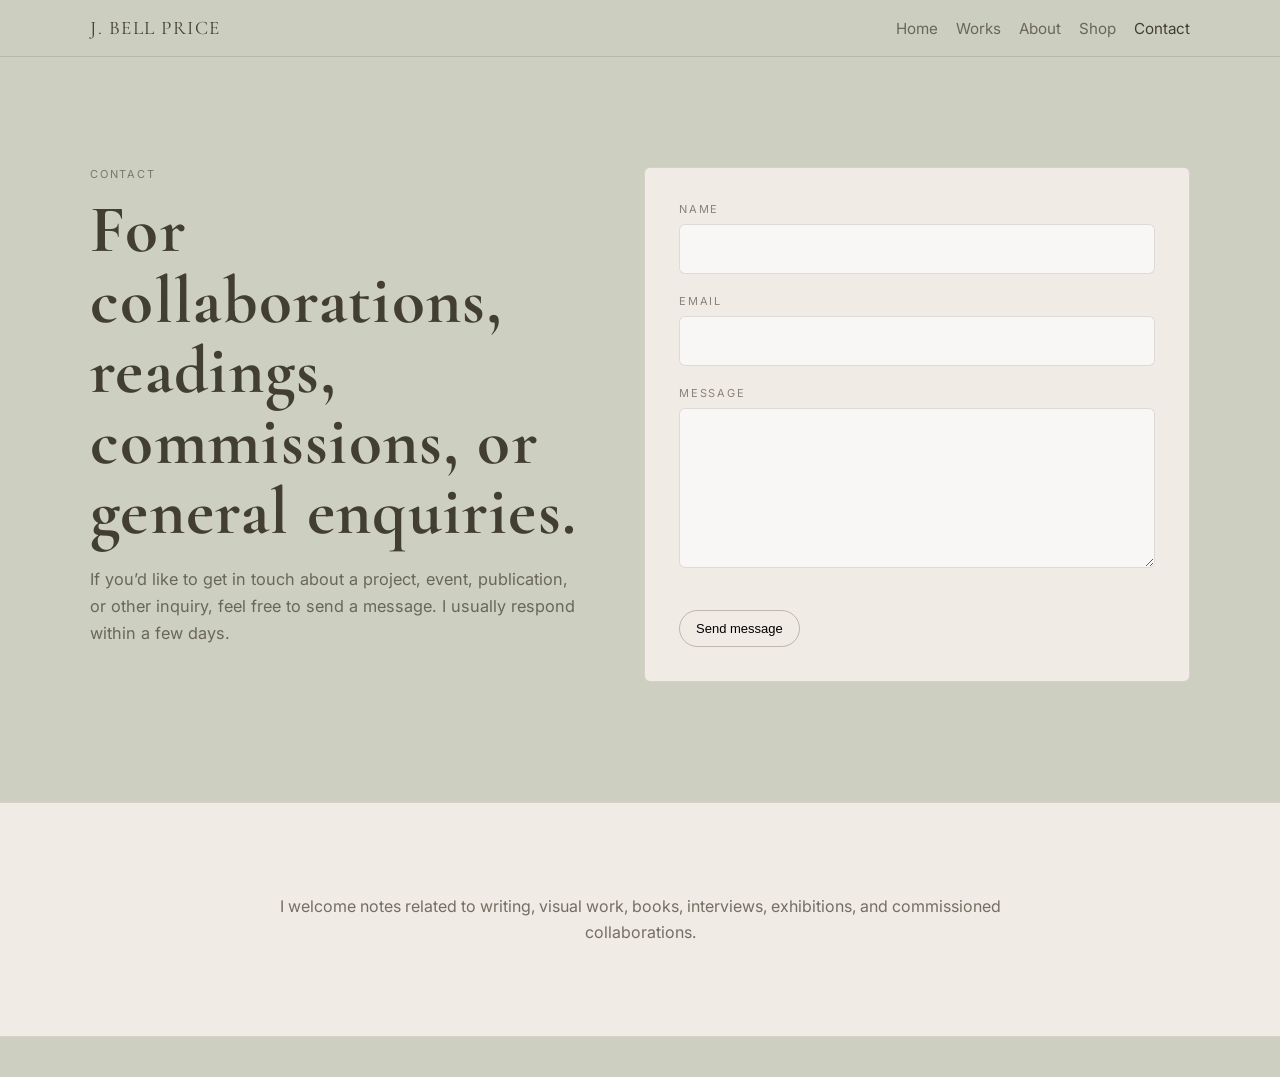
<file: contact.html>
<!DOCTYPE html>
<html lang="en">
<head>
  <link rel="icon" type="image/png" href="images/favicon.png">
  <meta charset="UTF-8" />
  <meta name="viewport" content="width=device-width, initial-scale=1.0" />
  <title>Contact | J. Bell Price</title>

  <!-- Match homepage / about typography -->
  <link href="https://fonts.googleapis.com/css2?family=Cormorant+Garamond:wght@400;600&family=Inter:wght@300;400;500&display=swap" rel="stylesheet">

  <!-- Shared site stylesheet -->
  <link rel="stylesheet" href="css/styles.css" />
</head>
<body>

  <!-- Consistent site navigation -->
  <nav class="nav">
    <div class="container nav-inner">
      <div class="logo">J. BELL PRICE</div>
      <div class="nav-links">
        <a href="index.html">Home</a>
        <a href="works.html">Works</a>
        <a href="about.html">About</a>
        <a href="shop.html">Shop</a>
        <a href="contact.html" class="active">Contact</a>
      </div>
    </div>
  </nav>

  <!-- Contact hero / intro -->
  <section class="hero">
    <div class="container contact-grid">
      <div class="hero-copy contact-intro">
        <div class="kicker">Contact</div>
        <h1>For collaborations, readings, commissions, or general enquiries.</h1>
        <p>
          If you’d like to get in touch about a project, event, publication, or other inquiry,
          feel free to send a message. I usually respond within a few days.
        </p>
      </div>

      <!-- Contact form uses the same card language as the homepage and about page -->
      <div class="card contact-form-card">
        <form action="mailto:joanjbellauthor@gmail.com" method="post" enctype="text/plain" class="contact-form">
          <label for="name">Name</label>
          <input type="text" id="name" name="name" required />

          <label for="email">Email</label>
          <input type="email" id="email" name="email" required />

          <label for="message">Message</label>
          <textarea id="message" name="message" required></textarea>

          <button class="button contact-submit" type="submit">Send message</button>
        </form>
      </div>
    </div>
  </section>

  <!-- Closing note keeps the page from feeling abrupt -->
  <section class="section alt">
    <div class="container narrow-copy about-endnote">
      <p>
        I welcome notes related to writing, visual work, books, interviews, exhibitions, and commissioned collaborations.
      </p>
    </div>
  </section>

</body>
</html>
</file>
<file: css/styles.css>
/* ========================================
   J. BELL PRICE — SHARED SITE STYLES
   ----------------------------------------
   This file is intended to power the homepage,
   about, contact, and shop pages with a single
   visual system.
======================================== */

/* ========================================
   1) DESIGN TOKENS
   Centralized colors, shadows, and spacing.
   Update these first if you want to evolve the
   overall feel of the site.
======================================== */
:root {
  --bg: #cdcfc0;
  --surface: #f1ebe5;
  --text: #423f32;
  --muted: rgba(66, 63, 50, 0.72);
  --line: rgba(66, 63, 50, 0.15);
  --line-strong: rgba(66, 63, 50, 0.3);
  --shadow: rgba(0, 0, 0, 0.08);
  --radius: 6px;
  --radius-button: 999px;
  --ink: var(--text);
  --font-display: 'Cormorant Garamond', serif;
  --font-body: 'Inter', system-ui, -apple-system, sans-serif;
}

/* ========================================
   2) BASE / RESET
   Shared reset and typography foundation.
======================================== */
* {
  box-sizing: border-box;
  margin: 0;
  padding: 0;
}

html {
  scroll-behavior: smooth;
}

body {
  margin: 0;
  background: var(--bg);
  color: var(--text);
  font-family: 'Inter', system-ui, -apple-system, sans-serif;
}

h1,
h2,
h3 {
  font-family: 'Cormorant Garamond', serif;
  letter-spacing: 0.02em;
  margin: 0;
}

p {
  line-height: 1.65;
  color: var(--muted);
}

a {
  color: inherit;
  text-decoration: none;
}

img {
  max-width: 100%;
}

/* ========================================
   3) SHARED LAYOUT HELPERS
   Reused across all pages.
======================================== */
.container {
  width: min(1100px, 92%);
  margin: 0 auto;
}

.section {
  padding: 90px 0;
}

.section.alt {
  background: var(--surface);
  margin: 40px 0;
  border-top: 1px solid var(--line);
  border-bottom: 1px solid var(--line);
}

.hero {
  padding: 110px 0 80px;
}

.narrow-copy {
  max-width: 760px;
}

.section-header {
  margin-bottom: 28px;
}

.section-header h2 {
  font-size: 2rem;
  margin-bottom: 10px;
}

.section-intro {
  max-width: 560px;
}

/* ========================================
   4) SHARED TYPE DETAILS
   Small recurring typographic treatments.
======================================== */
.kicker,
.tag,
.work-meta {
  text-transform: uppercase;
  letter-spacing: 0.16em;
  font-size: 11px;
  color: rgba(66, 63, 50, 0.6);
}

/* ========================================
   5) NAVIGATION
   Shared across every page.
======================================== */
.nav {
  position: sticky;
  top: 0;
  z-index: 100;
  background: rgba(205, 207, 192, 0.9);
  backdrop-filter: blur(10px);
  border-bottom: 1px solid var(--line);
}

.nav-inner {
  display: flex;
  justify-content: space-between;
  align-items: center;
  gap: 24px;
  padding: 16px 0;
}

.logo {
  font-family: 'Cormorant Garamond', serif;
  font-size: 1.2rem;
  letter-spacing: 0.08em;
  white-space: nowrap;
}

.nav-links {
  display: flex;
  gap: 18px;
  flex-wrap: wrap;
}

.nav-links a {
  color: rgba(66, 63, 50, 0.72);
  font-size: 0.95rem;
  transition: opacity 0.2s ease, color 0.2s ease;
}

.nav-links a:hover,
.nav-links a.active {
  color: var(--text);
  opacity: 1;
}

/* ========================================
   6) SHARED BUTTONS + CARDS
   Used throughout the site so pages feel related.
======================================== */
.button {
  display: inline-block;
  margin-top: 18px;
  padding: 10px 16px;
  border: 1px solid var(--line-strong);
  border-radius: var(--radius-button);
  font-size: 13px;
  transition: background 0.2s ease, transform 0.2s ease;
}

.button:hover {
  background: rgba(255, 255, 255, 0.35);
  transform: translateY(-1px);
}

.card {
  background: var(--surface);
  border: 1px solid var(--line);
  padding: 26px;
  border-radius: var(--radius);
  transition: transform 0.25s ease, box-shadow 0.25s ease;
}

.card:hover {
  transform: translateY(-6px);
  box-shadow: 0 20px 40px var(--shadow);
}

.no-hover-card:hover {
  transform: none;
  box-shadow: none;
}

.image-card {
  padding: 0;
  overflow: hidden;
  border-radius: var(--radius);
}

.image-card img {
  width: 100%;
  height: 100%;
  object-fit: cover;
  display: block;
}

.error {
  color: #8b2f2f;
  text-align: center;
  margin-top: 28px;
}

/* ========================================
   7) HOMEPAGE — HERO + THEMES + WORKS
======================================== */
.hero-grid {
  display: grid;
  grid-template-columns: 1.3fr 0.7fr;
  gap: 60px;
  align-items: center;
}

.hero-copy .kicker {
  margin-bottom: 14px;
}

.hero h1 {
  font-size: clamp(2.5rem, 6vw, 4.2rem);
  line-height: 1.05;
  max-width: 760px;
}

.hero-copy p {
  margin-top: 18px;
  max-width: 560px;
  font-size: 1.02rem;
}

.themes-grid {
  display: grid;
  grid-template-columns: repeat(auto-fit, minmax(210px, 1fr));
  gap: 18px;
}

.theme-card {
  display: block;
  background: none;
  /*background: rgba(255, 255, 255, 0.18);*/
  /*border: 1px solid var(--line);*/
  border-radius: var(--radius);
  padding: 22px;
  transition: transform 0.25s ease, box-shadow 0.25s ease, background 0.25s ease;
}

.theme-card:hover {
  transform: translateY(-4px);
  box-shadow: 0 16px 32px var(--shadow);
  background: none;
  /*background: rgba(255, 255, 255, 0.28);*/
}

.theme-card h3 {
  position: relative;
  display: inline-block;
  margin-bottom: 4px;
}

.theme-card h3::after {
  content: "";
  position: absolute;
  left: 0;
  bottom: -2px;

  width: 100%;
  height: 1px;

  background: currentColor;

  transform: scaleX(0);
  transform-origin: left;

  opacity: 0.45;

  transition: transform 0.25s ease;
}

.theme-card:hover h3::after {
  transform: scaleX(1);
}

.works-feed {
  display: grid;
  gap: 34px;
  margin-top: 50px;
  margin-bottom: 40px;
}

.work {
  display: grid;
  grid-template-columns: minmax(0, 1.1fr) minmax(260px, 0.9fr);
  gap: 24px;
  align-items: center;
  padding: 18px 0;
  border-bottom: 1px solid var(--line);
}

.work.align-right {
  grid-template-columns: minmax(260px, 0.9fr) minmax(0, 1.1fr);
}

.work.align-right .work-art {
  order: 2;
}

.work.align-right .work-text {
  order: 1;
  text-align: right;
  justify-self: end;
}

.work-art {
  position: relative;
  width: 100%;
  overflow: hidden;
  border-radius: var(--radius);
  background: var(--surface);
  border: 1px solid var(--line);
  min-height: 220px;
}

.work-art img {
  width: 100%;
  height: 100%;
  object-fit: cover;
  display: block;
  transition: transform 0.4s ease;
}

.work:hover .work-art img {
  transform: scale(1.05);
}

.work.is-large .work-art {
  min-height: 360px;
}

.work.is-medium .work-art {
  min-height: 280px;
}

.work.is-small .work-art {
  min-height: 220px;
}

.work.is-text {
  grid-template-columns: 1fr;
}

.work-text {
  max-width: 420px;
}

.work-text h3 {
  position: relative;
  font-size: clamp(1.6rem, 3vw, 2.1rem);
  margin: 8px 0 12px;
  display: inline-block;
  transition: transform 0.25s ease;
}

.work-text h3::after {
  content: "";
  position: absolute;
  left: 0;
  bottom: -4px;
  width: 100%;
  height: 1px;
  background: var(--text);
  transform: scaleX(0);
  transform-origin: left;
  transition: transform 0.25s ease;
}

.work:hover .work-text h3 {
  transform: scale(1.02);
}

.work:hover .work-text h3::after {
  transform: scaleX(1);
}

/* ========================================
   8) HOMEPAGE — BOOKSHELF
======================================== */
.books-shelf-wrap {
  overflow-x: auto;
  overflow-y: visible;
  padding-top: 220px;
  margin-top: -196px;
}

#books-grid {
  display: flex;
  align-items: flex-end;
  gap: 0;
  margin-top: 24px;
  overflow: visible;
  padding-bottom: 16px;
  min-width: max-content;
  position: relative;
}

#books-grid::after {
  content: "";
  position: absolute;
  left: 0;
  right: 0;
  bottom: 0;
  height: 8px;
  background: rgba(66, 63, 50, 0.25);
  border-radius: 3px;
}

.card-link {
  position: relative;
  display: flex;
  align-items: flex-end;
  justify-content: center;
  margin-right: 2px;
  transform: rotate(var(--tilt, 0deg));
  transform-origin: bottom center;
  transition: transform 0.25s ease;
}

.book-card {
  position: relative;
  background: none;
  border: none;
  padding: 0;
  display: flex;
  align-items: flex-end;
  justify-content: center;
}

.book-preview {
  display: none;
}

.card-link:hover {
  transform: translateY(-6px) rotate(var(--tilt, 0deg));
}

.book-spine {
  width: auto;
  height: 160px;
  object-fit: contain;
  display: block;
  transition: transform 0.2s ease;
}

.card-link.is-large .book-spine {
  height: 190px;
}

.card-link.is-wide .book-spine {
  height: 175px;
}

.card-link.is-tall .book-spine {
  height: 210px;
}

.card-link:hover .book-spine {
  transform: translateY(-4px);
}

.floating-book-preview {
  position: fixed;
  z-index: 1000;
  width: 180px;
  padding: 10px;
  border-radius: var(--radius);
  border: 1px solid var(--line);
  background: var(--surface);
  box-shadow: 0 20px 40px var(--shadow);
  pointer-events: none;
  opacity: 0;
  transform: translateY(10px) scale(0.98);
  transition: opacity 0.18s ease, transform 0.18s ease;
}

.floating-book-preview.is-visible {
  opacity: 1;
  transform: translateY(0) scale(1);
}

.book-full {
  width: 100%;
  height: auto;
  display: block;
  border-radius: var(--radius);
}

.books-empty {
  margin-top: 24px;
  border: 1px dashed rgba(66, 63, 50, 0.25);
  border-radius: var(--radius);
  padding: 34px;
  text-align: center;
  color: var(--muted);
  background: rgba(255, 255, 255, 0.16);
}

/* ========================================
   9) ABOUT PAGE
   These classes give the About page a specific
   structure while still using shared cards,
   typography, and spacing.
======================================== */
.about-hero-grid {
  display: grid;
  grid-template-columns: 1.15fr 0.85fr;
  gap: 60px;
  align-items: center;
}

.about-portrait {
  min-height: 420px;
}

.about-focus-grid {
  display: grid;
  grid-template-columns: repeat(3, minmax(0, 1fr));
  gap: 28px;
}

.about-quote-card {
  padding: 80px;
  text-align: center;
}

.about-quote {
  font-size: clamp(1.5rem, 2.5vw, 2rem);
  line-height: 1.8;
  max-width: 720px;
  margin: 0 auto;
  font-family: 'Cormorant Garamond', serif;
  color: var(--text);
}

.about-endnote {
  text-align: center;
}

/* ========================================
   10) CONTACT PAGE
   Contact layout and form styles are isolated
   here so they stay reusable but organized.
======================================== */
.contact-grid {
  display: grid;
  grid-template-columns: 0.95fr 1.05fr;
  gap: 60px;
  align-items: start;
}

.contact-intro p {
  max-width: 560px;
}

.contact-details {
  margin-top: 28px;
}

.contact-form-card {
  padding: 34px;
}

.contact-form {
  width: 100%;
}

.contact-form label {
  display: block;
  margin-bottom: 8px;
  font-size: 11px;
  letter-spacing: 0.16em;
  text-transform: uppercase;
  color: rgba(66, 63, 50, 0.6);
}

.contact-form input,
.contact-form textarea {
  width: 100%;
  margin-bottom: 20px;
  padding: 14px 16px;
  border-radius: var(--radius);
  border: 1px solid var(--line);
  background: rgba(255, 255, 255, 0.6);
  color: var(--text);
  font: inherit;
  transition: border-color 0.2s ease, background 0.2s ease;
}

.contact-form input:focus,
.contact-form textarea:focus {
  outline: none;
  border-color: rgba(66, 63, 50, 0.3);
  background: rgba(255, 255, 255, 0.9);
}

.contact-form textarea {
  min-height: 160px;
  resize: vertical;
}

.contact-submit {
  cursor: pointer;
  background: transparent;
}

/* ========================================
   11) SHOP PAGE
   Product grid + product card rules.
======================================== */
.shop-hero {
  padding-bottom: 40px;
}

.shop-header {
  text-align: center;
  max-width: 760px;
}

.shop-header h1 {
  margin-top: 10px;
  margin-bottom: 14px;
}

.shop-header p {
  max-width: 560px;
  margin: 0 auto;
}

.shop-grid {
  display: grid;
  grid-template-columns: repeat(3, minmax(0, 1fr));
  gap: 28px;
}

.product {
  padding: 0;
  overflow: hidden;
}

.product-image-link {
  display: block;
}

.product-image {
  background: rgba(255, 255, 255, 0.22);
  border-bottom: 1px solid var(--line);
  aspect-ratio: 4 / 3;
  overflow: hidden;
}

.product-image img {
  width: 100%;
  height: 100%;
  object-fit: cover;
  display: block;
  transition: transform 0.4s ease;
}

.product:hover .product-image img {
  transform: scale(1.04);
}

.product-content {
  padding: 22px;
}

.product-title {
  font-size: 1.6rem;
  margin: 8px 0 8px;
  font-family: 'Cormorant Garamond', serif;
}

.product-desc {
  margin-bottom: 16px;
}

.product-meta {
  display: flex;
  justify-content: space-between;
  align-items: center;
  gap: 16px;
}

.price {
  font-size: 0.95rem;
  color: var(--text);
}

.product-button {
  margin-top: 0;
}

/* ========================================
   12) EXTERNAL TRACE / PLACEHOLDERS
======================================== */
.external-trace p {
  max-width: 520px;
}

.ig-placeholder {
  margin-top: 22px;
  border: 1px dashed rgba(66, 63, 50, 0.25);
  padding: 40px;
  text-align: center;
  border-radius: 14px;
  background: rgba(255, 255, 255, 0.16);
  color: var(--muted);
}

.about {
  text-align: center;
  max-width: 680px;
  margin: 0 auto;
}

/* ========================================
   13) RESPONSIVE RULES
   Shared breakpoints live at the bottom so
   they are easy to find and update.
======================================== */
@media (max-width: 1000px) {
  .shop-grid {
    grid-template-columns: repeat(2, minmax(0, 1fr));
  }
}

@media (max-width: 900px) {
  .hero-grid,
  .about-hero-grid,
  .contact-grid,
  .work,
  .work.align-right,
  .about-focus-grid {
    grid-template-columns: 1fr;
  }

  .hero {
    padding: 90px 0 60px;
  }

  .hero h1 {
    font-size: 36px;
  }

  .work.align-right .work-art,
  .work.align-right .work-text {
    order: initial;
  }

  .work.align-right .work-text {
    text-align: left;
    justify-self: start;
  }

  .about-portrait {
    min-height: 340px;
  }

  .about-quote-card {
    padding: 48px 28px;
  }
}

@media (max-width: 700px) {
  .nav-inner {
    flex-direction: column;
    align-items: flex-start;
  }

  .nav-links {
    gap: 14px;
  }

  .section {
    padding: 72px 0;
  }

  .books-shelf-wrap {
    padding-top: 200px;
    margin-top: -176px;
  }

  .shop-grid {
    grid-template-columns: 1fr;
  }
}

.work-page-grid {
  display: grid;
  grid-template-columns: 0.9fr 1.1fr;
  gap: 60px;
  align-items: center;
}

.work-theme-list {
  display: flex;
  flex-wrap: wrap;
  gap: 8px;
  margin-top: 22px;
}

.work-theme-list a {
  border: 1px solid var(--line);
  border-radius: 999px;
  padding: 6px 10px;
  font-size: 12px;
}

.work-body {
  max-width: 760px;
}

.poem-text p,
.prose-text p {
  margin-bottom: 1.4em;
}

@media (max-width: 900px) {
  .work-page-grid {
    grid-template-columns: 1fr;
  }

  .work-image-card {
    min-height: 340px;
  }
}

.hero-copy .button + .kicker,
.narrow-copy .button + .kicker {
  margin-top: 34px;
  margin-bottom: 0px;
}

.work-image-card:hover {
  transform: none;
  box-shadow: none;
}

.work-image-card img:hover {
  transform: none;
}

/* =========================
   ELSEWHERE INDEX
========================= */

.elsewhere-index {
  margin-top: 24px;
  border-top: 1px solid rgba(47,44,39,0.15);
}

.elsewhere-link {
  display: grid;
  grid-template-columns: 220px 1fr;
  gap: 40px;

  padding: 22px 0;

  border-bottom: 1px solid rgba(47,44,39,0.15);

  text-decoration: none;
  color: inherit;

  transition: opacity 0.25s ease;
}

.elsewhere-link:hover {
  opacity: 0.7;
}

.elsewhere-name {
  font-family: Georgia, "Times New Roman", serif;
  font-size: 1.5rem;
  line-height: 1;
}

.elsewhere-name::after {
  content: " ↗";
  opacity: 0;
  transition: opacity 0.25s ease;
}

.elsewhere-link:hover .elsewhere-name::after {
  opacity: 1;
}

.elsewhere-description {
  opacity: 0.75;
  line-height: 1.6;
}

@media (max-width: 700px) {
  .elsewhere-link {
    grid-template-columns: 1fr;
    gap: 8px;
  }
}


/* =========================
   ARCHIVE FILTERS
========================= */

.filters,
.archive-filters {
  display: flex;
  flex-wrap: wrap;
  gap: 28px;
  margin: 24px 0 44px;
}

.filters button,
.archive-filters button {
  border: none;
  background: none;
  padding: 0;
  border-radius: 0;
  color: var(--ink);

  position: relative;

  font-family: var(--font-body);
  font-size: 13px;
  letter-spacing: 0.14em;
  text-transform: uppercase;
  cursor: pointer;
}

.filters button::after,
.archive-filters button::after {
  content: "";
  position: absolute;
  left: 0;
  bottom: -7px;
  width: 0;
  height: 1px;
  background: currentColor;
  opacity: 0.55;
  transition: width 0.2s ease;
}

.filters button:hover::after,
.archive-filters button:hover::after,
.filters button.active::after,
.archive-filters button.active::after {
  width: 100%;
}

.filters button.active,
.archive-filters button.active {
  color: var(--ink);
}

/* =========================
   COMPLETE ARCHIVE
========================= */

.archive-list {
  border-top: 1px solid var(--line);
}

.archive-item {
  display: grid;
  grid-template-columns: 110px minmax(0, 1fr) 120px;
  gap: 28px;
  padding: 22px 0;
  border-bottom: 1px solid var(--line);
  align-items: baseline;
  color: inherit;
}

.archive-date,
.archive-type {
  font-size: 11px;
  text-transform: uppercase;
  letter-spacing: 0.14em;
  color: rgba(47, 44, 39, 0.58);
}

.archive-title {
  font-family: var(--font-display);
  font-size: 1.55rem;
  line-height: 1.15;
}

.archive-desc {
  margin-top: 6px;
  max-width: 620px;
  opacity: 0.72;
  font-family: var(--font-body);
}

.archive-item:hover .archive-title {
  text-decoration: underline;
  text-underline-offset: 5px;
}

/* =========================
   WORKS PAGE THEME FILTERS
========================= */
.works-filter-group {
  margin: 24px 0;
}

.works-filter-label {
  margin-bottom: 12px;
  font-size: 11px;
  letter-spacing: 0.16em;
  text-transform: uppercase;
  color: rgba(66, 63, 50, 0.58);
}

.works-theme-filters {
  display: flex;
  flex-wrap: wrap;
  gap: 24px;
}

.works-theme-filters button {
  border: none;
  background: none;
  padding: 0;
  color: var(--ink);
  position: relative;
  font-family: var(--font-body);
  font-size: 13px;
  letter-spacing: 0.14em;
  text-transform: uppercase;
  cursor: pointer;
}

.works-theme-filters button::after {
  content: "";
  position: absolute;
  left: 0;
  bottom: -7px;
  width: 0;
  height: 1px;
  background: currentColor;
  opacity: 0.55;
  transition: width 0.2s ease;
}

.works-theme-filters button:hover::after,
.works-theme-filters button.active::after {
  width: 100%;
}

.archive-filters {
  margin: 0;
}

/* ========================================
   MOBILE RESPONSIVE POLISH
======================================== */

@media (max-width: 1000px) {
  .shop-grid,
  .about-focus-grid {
    grid-template-columns: repeat(2, minmax(0, 1fr));
  }
}

@media (max-width: 900px) {
  .container {
    width: min(100% - 36px, 1100px);
  }

  .hero-grid,
  .about-hero-grid,
  .contact-grid,
  .work,
  .work.align-right,
  .work-page-grid {
    grid-template-columns: 1fr;
    gap: 34px;
  }

  .hero {
    padding: 80px 0 56px;
  }

  .section {
    padding: 72px 0;
  }

  .section.alt {
    margin: 24px 0;
  }

  .work {
    padding: 28px 0;
  }

  .work.align-right .work-art,
  .work.align-right .work-text {
    order: initial;
  }

  .work.align-right .work-text {
    text-align: left;
    justify-self: start;
  }

  .work-text {
    max-width: 100%;
  }

  .work-art,
  .work.is-large .work-art,
  .work.is-medium .work-art,
  .work.is-small .work-art {
    min-height: 260px;
  }

  .about-portrait,
  .work-image-card {
    min-height: 320px;
  }

  .about-quote-card {
    padding: 46px 24px;
  }
}

@media (max-width: 700px) {
  body {
    font-size: 15px;
  }

  .container {
    width: min(100% - 28px, 1100px);
  }

  .nav-inner {
    flex-direction: column;
    align-items: flex-start;
    gap: 12px;
    padding: 14px 0;
  }

  .nav-links {
    gap: 12px 16px;
  }

  .nav-links a {
    font-size: 0.9rem;
  }

  .hero {
    padding: 64px 0 44px;
  }

  .hero h1 {
    font-size: clamp(2.35rem, 14vw, 3.2rem);
  }

  .hero-copy p {
    font-size: 1rem;
  }

  .section {
    padding: 58px 0;
  }

  .section-header h2 {
    font-size: 1.8rem;
  }

  .themes-grid,
  .shop-grid,
  .about-focus-grid {
    grid-template-columns: 1fr;
  }

  .card,
  .theme-card,
  .contact-form-card {
    padding: 22px;
  }

  .work {
    gap: 18px;
  }

  .work-art,
  .work.is-large .work-art,
  .work.is-medium .work-art,
  .work.is-small .work-art {
    min-height: 220px;
  }

  .work-text h3 {
    font-size: 1.65rem;
  }

  .product-meta {
    flex-direction: column;
    align-items: flex-start;
  }

  .books-shelf-wrap {
    padding-top: 160px;
    margin-top: -138px;
  }

  .book-spine {
    height: 130px;
  }

  .card-link.is-large .book-spine {
    height: 155px;
  }

  .card-link.is-wide .book-spine {
    height: 145px;
  }

  .card-link.is-tall .book-spine {
    height: 170px;
  }

  .floating-book-preview {
    display: none;
  }

  .elsewhere-link {
    grid-template-columns: 1fr;
    gap: 8px;
  }
}

@media (max-width: 480px) {
  .container {
    width: min(100% - 24px, 1100px);
  }

  .hero h1 {
    font-size: 2.35rem;
  }

  .button {
    width: 100%;
    text-align: center;
  }

  .work-art,
  .work.is-large .work-art,
  .work.is-medium .work-art,
  .work.is-small .work-art {
    min-height: 190px;
  }

  .about-portrait,
  .work-image-card {
    min-height: 260px;
  }
}

@media (max-width: 700px) {
  .archive-item {
    grid-template-columns: 1fr;
    gap: 8px;
  }

  .archive-type {
    justify-self: start;
  }
}
/* =========================
   WORKS PAGE RECENT CAROUSEL
========================= */

.recent-carousel-wrap {
  position: relative;
  margin-top: 36px;
}

.recent-carousel {
  display: flex;
  gap: 22px;
  overflow-x: auto;
  scroll-snap-type: x mandatory;
  scroll-behavior: smooth;
  padding: 8px 2px 24px;

  /* Hide scrollbar (cross-browser) */
  scrollbar-width: none; /* Firefox */
  -ms-overflow-style: none; /* IE/Edge */
}

.recent-carousel-wrap::before,
.recent-carousel-wrap::after {
  content: "";
  position: absolute;
  top: 0;
  bottom: 24px;
  width: 22px;
  z-index: 2;
  pointer-events: none;
}

.recent-carousel-wrap::before {
  left: 0;
  background: linear-gradient(
  to right,
  rgba(205,207,192,0.55),
  transparent
);
}


.recent-carousel-wrap::after {
  right: 0;
  background: linear-gradient(
  to left,
  rgba(205,207,192,0.55),
  transparent
);
}

.recent-slide {
  flex: 0 0 340px;
  scroll-snap-align: start;

  display: flex;
  flex-direction: column;

  color: inherit;
  border-bottom: 1px solid var(--line);
  padding-bottom: 18px;
}

.recent-slide.is-featured {
  flex-basis: 420px;
}

.recent-slide-image {
  aspect-ratio: 4 / 3;
  overflow: hidden;
  background: var(--surface);
  border: 1px solid var(--line);
  border-radius: var(--radius);
  margin-bottom: 18px;
}

.recent-slide-image img {
  width: 100%;
  height: 100%;
  object-fit: cover;
  display: block;
  transition: transform 0.4s ease;
}

.recent-slide:hover .recent-slide-image img {
  transform: scale(1.04);
}

.recent-slide-text h3 {
  position: relative;
  display: inline-block;
  margin: 8px 0 10px;

  font-family: var(--font-display);
  font-size: clamp(1.45rem, 2.4vw, 1.9rem);
  line-height: 1.1;
}

.recent-slide-text h3::after {
  content: "";
  position: absolute;
  left: 0;
  bottom: -5px;

  width: 100%;
  height: 1px;

  background: currentColor;

  transform: scaleX(0);
  transform-origin: left;

  opacity: 0.55;

  transition: transform 0.25s ease;
}

.recent-slide:hover .recent-slide-text h3::after {
  transform: scaleX(1);
}

.recent-date {
  margin-top: 4px;
  margin-bottom: 6px;

  font-size: 11px;
  letter-spacing: 0.12em;
  text-transform: uppercase;
  color: rgba(66, 63, 50, 0.5);
}

.recent-themes {
  margin-top: 12px;

  font-size: 10px;
  letter-spacing: 0.14em;
  text-transform: uppercase;
  color: rgba(66, 63, 50, 0.55);
}

.carousel-btn {
  position: absolute;
  top: 36%;
  z-index: 5;

  width: 38px;
  height: 38px;

  border: 1px solid var(--line);
  border-radius: 999px;
  background: rgba(205, 207, 192, 0.72);
  color: var(--text);

  cursor: pointer;
  font: inherit;

  opacity: 0.45;

  transition:
    background 0.2s ease,
    transform 0.2s ease,
    opacity 0.2s ease;
}

.carousel-btn:hover {
  background: rgba(255, 255, 255, 0.28);
  transform: translateY(-1px);
  opacity: 1;
}

.carousel-prev {
  left: -18px;
}

.carousel-next {
  right: -18px;
}



/* Remove if the link no longer exists in your HTML */
.archive-jump-link {
  display: none;
}

@media (max-width: 700px) {
  .recent-carousel-wrap::before,
  .recent-carousel-wrap::after {
    display: none;
  }

  .carousel-btn {
    display: none;
  }

  .recent-slide,
  .recent-slide.is-featured {
    flex-basis: 84vw;
  }
}

.works-recents-section {
  padding-bottom: 10px;
}

.archive-section {
  padding-top: 10px;
  margin-top: 0;
}

.works-hero {
  padding-bottom: 32px;
}

.works-recents-section {
  padding-top: 28px;
}
</file>
